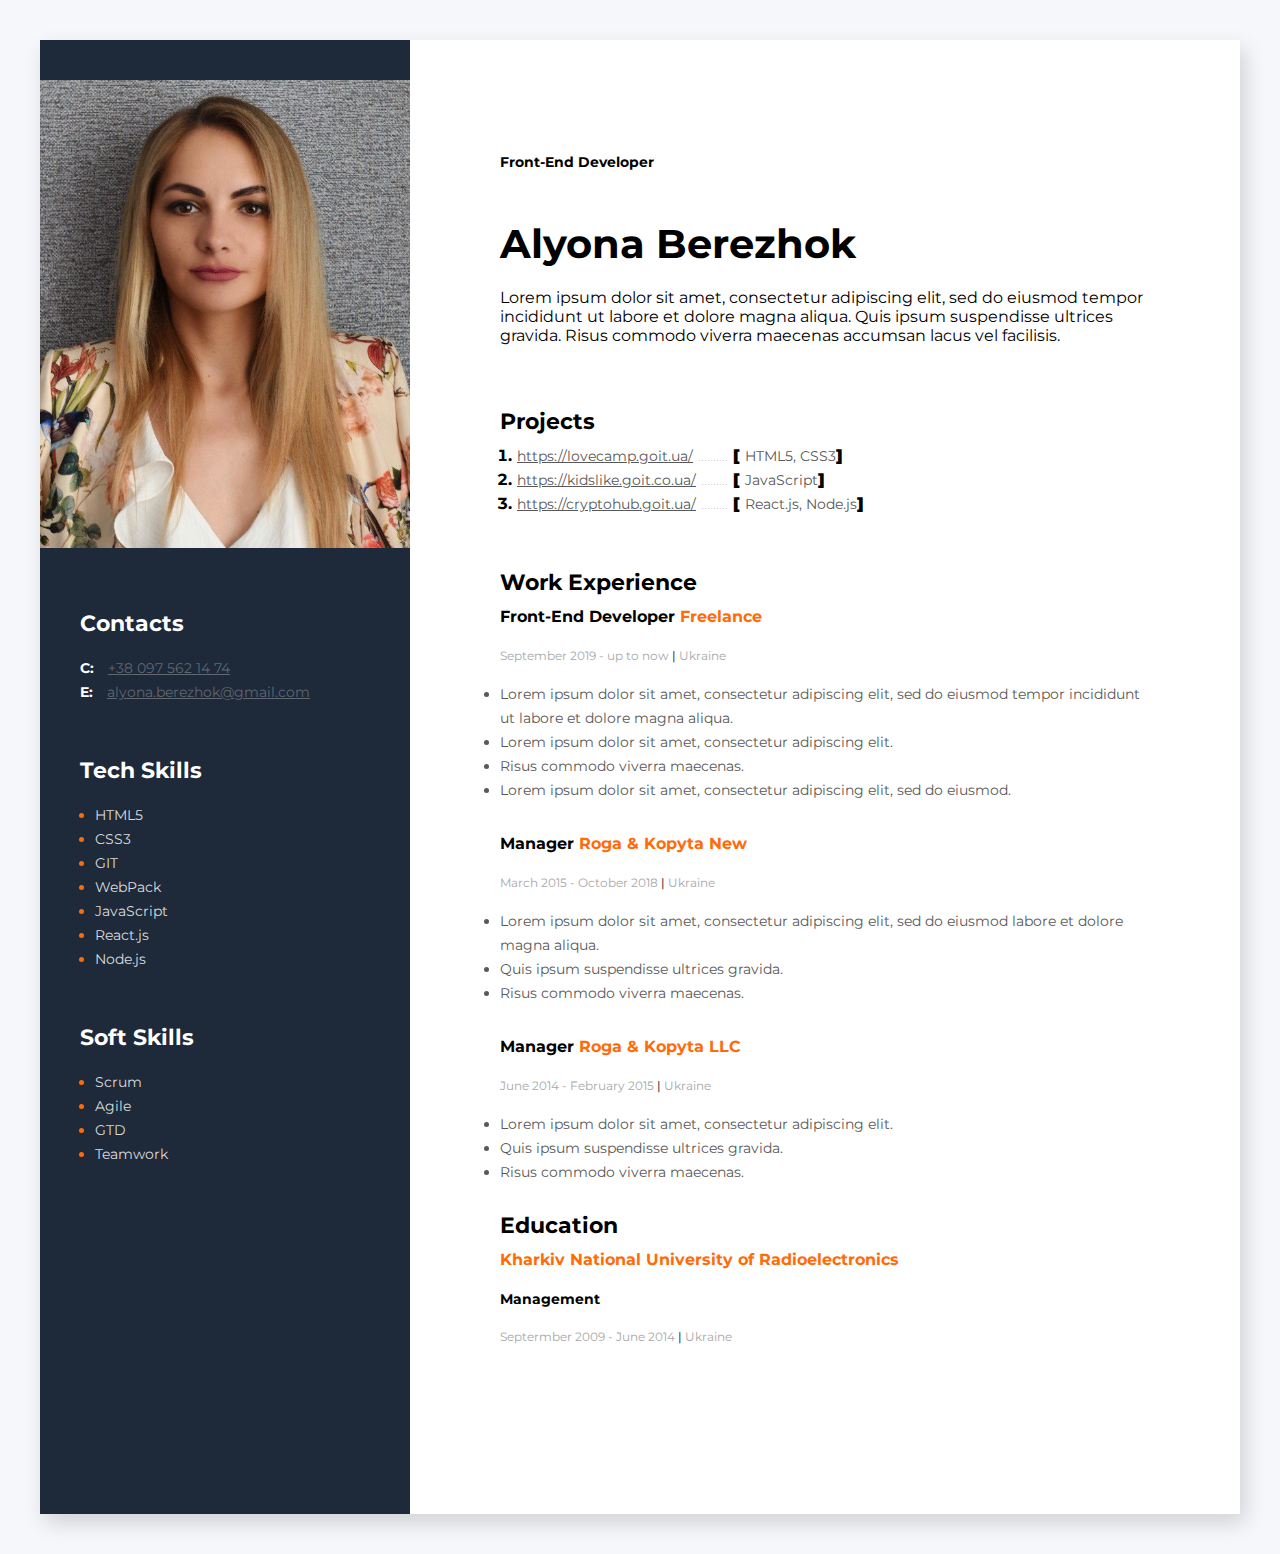
<file: index.html>
<!DOCTYPE html>
<html lang="en">
  <head>
    <meta charset="UTF-8" />
    <meta name="viewport" content="width=device-width, initial-scale=1.0" />
    <title>My resume</title>
    <link rel="stylesheet" href="./css/style.css"> 
    <link href="https://fonts.googleapis.com/css2?family=Montserrat:wght@400;700&display=swap" rel="stylesheet">
  </head>
    <body>

      <!-- main container -->
          <div class="wrapper">
            <aside class="sidebar">
              <img class="my-photo" src="./img/photo_doc.jpg" alt="Main photo"

              <!-- contacts container -->
               <div class="contacts-container">  
                <h3 class="contacts-title"> Contacts</h3>
                <div>
                <span class="contacts-link-type">C:</span> <a class="contacts-link" href="tel:380975621474">+38 097 562 14 74</a>
                </div>
                <div>
                <span class="contacts-link-type">E:</span> <a class="contacts-link" href="mailto:alyona.berezhok@gmail.com">alyona.berezhok@gmail.com</a>
                </div>
              </div>
                  
                <!-- Tech skills container -->
                <div class="tech-skills-container">
                 <h3 class="tech-skills-title">Tech Skills</h3>
                 <ul>
                  <li class="tech-skills-item">
                    <span class="tech-skills-text">HTML5</span>
                  </li>
                  <li class="tech-skills-item">
                    <span class="tech-skills-text">CSS3</span>
                  </li>
                  <li class="tech-skills-item">
                    <span class="tech-skills-text">GIT</span>
                  </li>
                  <li class="tech-skills-item">
                    <span class="tech-skills-text">WebPack</span>
                  </li>
                  <li class="tech-skills-item">
                    <span class="tech-skills-text">JavaScript</span>
                  </li>
                  <li class="tech-skills-item">
                    <span class="tech-skills-text">React.js</span>
                  </li>
                  <li class="tech-skills-item">
                    <span class="tech-skills-text">Node.js</span>
                  </li>
                 </ul>

                </div>

                <!-- Soft skills container -->

                <div class="soft-skills-container">
                 <h3 class="soft-skills-title">Soft Skills</h3>
                 <ul>
                  <li class="soft-skills-item">
                    <span class="soft-skills-text">Scrum</span>
                  </li>
                  <li class="soft-skills-item">
                    <span class="soft-skills-text">Agile</span>
                  </li>
                  <li class="soft-skills-item">
                    <span class="soft-skills-text">GTD</span>
                  </li>
                  <li class="soft-skills-item">
                    <span class="soft-skills-text">Teamwork</span>
                  </li>
                </ul>
               </div>
        
        
                </aside>

                  <!-- about me container -->
                  <div class="about-me-container" >
                    <!-- about me main info -->
                   <div class="info-container">
                   <h2 class="profession">Front-End Developer</h2>
                   <h1 class="name">Alyona Berezhok</h1>

                   <p class="descripton">
                   Lorem ipsum dolor sit amet, consectetur adipiscing elit, sed do
                   eiusmod tempor incididunt ut labore et dolore magna aliqua. Quis
                   ipsum suspendisse ultrices gravida. Risus commodo viverra maecenas
                   accumsan lacus vel facilisis.
                   </p>
                   </div>

                   <!-- projects container -->
                   <div class="projects-container">
                   <h3 class="about-me-title">Projects</h3>

                   <ol>
                    <li  class="projects-item">
                    <a class="projects-link" 
                    href="https://lovecamp.goit.ua/">https://lovecamp.goit.ua/</a>
                    <span class="dots">..........</span>
                    <span><b>[</b> <span class="tech-name">HTML5, CSS3</span><b>]</b></span>
                    </li>
                    <li class="projects-item">
                    <a class="projects-link" 
                    href="https://kidslike.goit.co.ua/">https://kidslike.goit.co.ua/</a>
                    <span class="dots">.........</span>
                    <span><b>[</b> <span class="tech-name">JavaScript</span><b>]</b></span>
                    </li>
                    <li class="projects-item">
                    <a class="projects-link" 
                    href="https://cryptohub.goit.ua/">https://cryptohub.goit.ua/</a>
                    <span class="dots">.........</span>
                    <span><b>[</b> <span class="tech-name">React.js, Node.js</span><b>]</b></span>
                     </li>
                   </ol>
                    </div>

                    <!-- work experience -->
                    <div>
                   <h3 class="about-me-title">Work Experience</h3>

                    <!-- company1 -->
                    <div>
                      <h4 class="profession-title">Front-End Developer <span class="profession-company">Freelance</span></h4>
                      <span class="profession-period">September 2019 - up to now 
                    <span class="profession-devider">|</span> Ukraine</span>

                    <ul class="profession-duties">
                    <li class="profession-duties-item">
                      Lorem ipsum dolor sit amet, consectetur adipiscing elit, sed do
                      eiusmod tempor incididunt ut labore et dolore magna aliqua.
                    </li>
                    <li class="profession-duties-item">Lorem ipsum dolor sit amet, consectetur adipiscing elit.</li>
                    <li class="profession-duties-item">Risus commodo viverra maecenas.</li>
                    <li class="profession-duties-item">
                      Lorem ipsum dolor sit amet, consectetur adipiscing elit, sed do
                      eiusmod.
                    </li>
                    </ul>
                    </div>

                    <!-- company2 -->
                    <div>
                    <h4 class="profession-title">Manager <span class="profession-company">Roga & Kopyta New</span></h4>
                    <span class="profession-period">March 2015 - October 2018 
                    <span class="profession-devider">|</span> Ukraine</span>

                   <ul class="profession-duties">
                    <li class="profession-duties-item">
                      Lorem ipsum dolor sit amet, consectetur adipiscing elit, sed do
                      eiusmod labore et dolore magna aliqua.
                    </li>
                    <li class="profession-duties-item">Quis ipsum suspendisse ultrices gravida.</li>
                    <li class="profession-duties-item">Risus commodo viverra maecenas.</li>
                    </ul>
                    </div>

                    <!-- company3 -->
                   <div>
                    <h4 class="profession-title">Manager <span class="profession-company">Roga & Kopyta LLC</span></h4>
                    <span class="profession-period">June 2014 - February 2015 
                    <span class="profession-devider">|</span> Ukraine</span>

                    <ul class="profession-duties">
                    <li class="profession-duties-item">Lorem ipsum dolor sit amet, consectetur adipiscing elit.</li>
                    <li class="profession-duties-item">Quis ipsum suspendisse ultrices gravida.</li>
                    <li class="profession-duties-item">Risus commodo viverra maecenas.</li>
                    </ul>
                    </div>

                    <!-- Education -->
                    <div class="education-container">
                     <h3 class="about-me-title">Education</h3>
                    <p>
                    <h4 class="university-title">Kharkiv National University of Radioelectronics</h4>
                    </p>
                    <p class="university-specialization">Management</p>
                
                    <span class="profession-period">Septermber 2009 - June 2014
                    <span class="profession-devider">|</span> Ukraine</span>
                    </div>
            </div>
    </body>
</html>
</file>
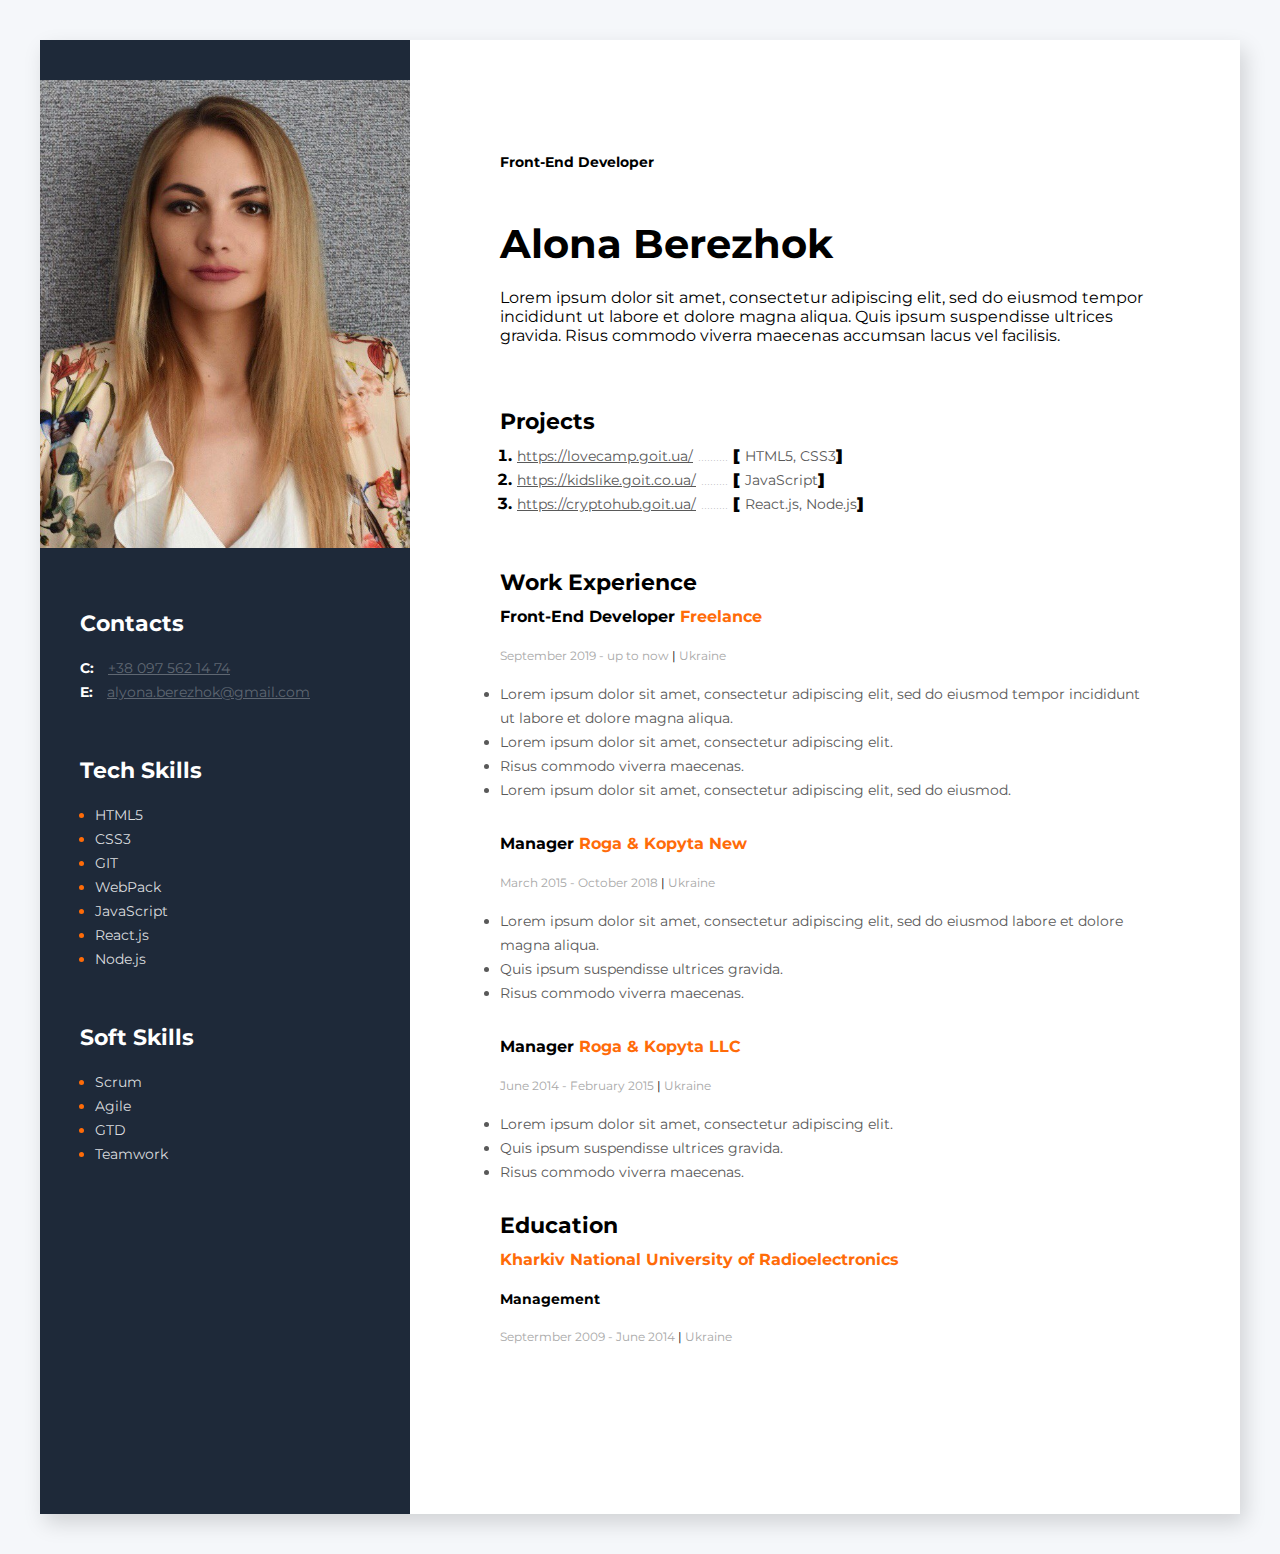
<file: resume-project/index.html>
<!DOCTYPE html>
<html lang="en">
  <head>
    <meta charset="UTF-8" />
    <meta name="viewport" content="width=device-width, initial-scale=1.0" />
    <title>My resume</title>
    <link rel="stylesheet" href="./css/style.css"> 
    <link href="https://fonts.googleapis.com/css2?family=Montserrat:wght@400;700&display=swap" rel="stylesheet">
  </head>
    <body>

      <!-- main container -->
          <div class="wrapper">
            <aside class="sidebar">
              <img class="my-photo" src="./img/photo_doc.jpg" alt="Main photo"

              <!-- contacts container -->
               <div class="contacts-container">  
                <h3 class="contacts-title"> Contacts</h3>
                <div>
                <span class="contacts-link-type">C:</span> <a class="contacts-link" href="tel:380975621474">+38 097 562 14 74</a>
                </div>
                <div>
                <span class="contacts-link-type">E:</span> <a class="contacts-link" href="mailto:alyona.berezhok@gmail.com">alyona.berezhok@gmail.com</a>
                </div>
              </div>
                  
                <!-- Tech skills container -->
                <div class="tech-skills-container">
                 <h3 class="tech-skills-title">Tech Skills</h3>
                 <ul>
                  <li class="tech-skills-item">
                    <span class="tech-skills-text">HTML5</span>
                  </li>
                  <li class="tech-skills-item">
                    <span class="tech-skills-text">CSS3</span>
                  </li>
                  <li class="tech-skills-item">
                    <span class="tech-skills-text">GIT</span>
                  </li>
                  <li class="tech-skills-item">
                    <span class="tech-skills-text">WebPack</span>
                  </li>
                  <li class="tech-skills-item">
                    <span class="tech-skills-text">JavaScript</span>
                  </li>
                  <li class="tech-skills-item">
                    <span class="tech-skills-text">React.js</span>
                  </li>
                  <li class="tech-skills-item">
                    <span class="tech-skills-text">Node.js</span>
                  </li>
                 </ul>

                </div>

                <!-- Soft skills container -->

                <div class="soft-skills-container">
                 <h3 class="soft-skills-title">Soft Skills</h3>
                 <ul>
                  <li class="soft-skills-item">
                    <span class="soft-skills-text">Scrum</span>
                  </li>
                  <li class="soft-skills-item">
                    <span class="soft-skills-text">Agile</span>
                  </li>
                  <li class="soft-skills-item">
                    <span class="soft-skills-text">GTD</span>
                  </li>
                  <li class="soft-skills-item">
                    <span class="soft-skills-text">Teamwork</span>
                  </li>
                </ul>
               </div>
        
        
                </aside>

                  <!-- about me container -->
                  <div class="about-me-container" >
                    <!-- about me main info -->
                   <div class="info-container">
                   <h2 class="profession">Front-End Developer</h2>
                   <h1 class="name">Alona Berezhok</h1>

                   <p class="descripton">
                   Lorem ipsum dolor sit amet, consectetur adipiscing elit, sed do
                   eiusmod tempor incididunt ut labore et dolore magna aliqua. Quis
                   ipsum suspendisse ultrices gravida. Risus commodo viverra maecenas
                   accumsan lacus vel facilisis.
                   </p>
                   </div>

                   <!-- projects container -->
                   <div class="projects-container">
                   <h3 class="about-me-title">Projects</h3>

                   <ol>
                    <li  class="projects-item">
                    <a class="projects-link" 
                    href="https://lovecamp.goit.ua/">https://lovecamp.goit.ua/</a>
                    <span class="dots">..........</span>
                    <span><b>[</b> <span class="tech-name">HTML5, CSS3</span><b>]</b></span>
                    </li>
                    <li class="projects-item">
                    <a class="projects-link" 
                    href="https://kidslike.goit.co.ua/">https://kidslike.goit.co.ua/</a>
                    <span class="dots">.........</span>
                    <span><b>[</b> <span class="tech-name">JavaScript</span><b>]</b></span>
                    </li>
                    <li class="projects-item">
                    <a class="projects-link" 
                    href="https://cryptohub.goit.ua/">https://cryptohub.goit.ua/</a>
                    <span class="dots">.........</span>
                    <span><b>[</b> <span class="tech-name">React.js, Node.js</span><b>]</b></span>
                     </li>
                   </ol>
                    </div>

                    <!-- work experience -->
                    <div>
                   <h3 class="about-me-title">Work Experience</h3>

                    <!-- company1 -->
                    <div>
                      <h4 class="profession-title">Front-End Developer <span class="profession-company">Freelance</span></h4>
                      <span class="profession-period">September 2019 - up to now 
                    <span class="profession-devider">|</span> Ukraine</span>

                    <ul class="profession-duties">
                    <li class="profession-duties-item">
                      Lorem ipsum dolor sit amet, consectetur adipiscing elit, sed do
                      eiusmod tempor incididunt ut labore et dolore magna aliqua.
                    </li>
                    <li class="profession-duties-item">Lorem ipsum dolor sit amet, consectetur adipiscing elit.</li>
                    <li class="profession-duties-item">Risus commodo viverra maecenas.</li>
                    <li class="profession-duties-item">
                      Lorem ipsum dolor sit amet, consectetur adipiscing elit, sed do
                      eiusmod.
                    </li>
                    </ul>
                    </div>

                    <!-- company2 -->
                    <div>
                    <h4 class="profession-title">Manager <span class="profession-company">Roga & Kopyta New</span></h4>
                    <span class="profession-period">March 2015 - October 2018 
                    <span class="profession-devider">|</span> Ukraine</span>

                   <ul class="profession-duties">
                    <li class="profession-duties-item">
                      Lorem ipsum dolor sit amet, consectetur adipiscing elit, sed do
                      eiusmod labore et dolore magna aliqua.
                    </li>
                    <li class="profession-duties-item">Quis ipsum suspendisse ultrices gravida.</li>
                    <li class="profession-duties-item">Risus commodo viverra maecenas.</li>
                    </ul>
                    </div>

                    <!-- company3 -->
                   <div>
                    <h4 class="profession-title">Manager <span class="profession-company">Roga & Kopyta LLC</span></h4>
                    <span class="profession-period">June 2014 - February 2015 
                    <span class="profession-devider">|</span> Ukraine</span>

                    <ul class="profession-duties">
                    <li class="profession-duties-item">Lorem ipsum dolor sit amet, consectetur adipiscing elit.</li>
                    <li class="profession-duties-item">Quis ipsum suspendisse ultrices gravida.</li>
                    <li class="profession-duties-item">Risus commodo viverra maecenas.</li>
                    </ul>
                    </div>

                    <!-- Education -->
                    <div class="education-container">
                     <h3 class="about-me-title">Education</h3>
                    <p>
                    <h4 class="university-title">Kharkiv National University of Radioelectronics</h4>
                    </p>
                    <p class="university-specialization">Management</p>
                
                    <span class="profession-period">Septermber 2009 - June 2014
                    <span class="profession-devider">|</span> Ukraine</span>
                    </div>
            </div>
    </body>
</html>
</file>
<file: css/style.css>
* {
  padding: 0;
  margin: 0;
  box-sizing: border-box;
}

body {
  background-color: #f5f7fa;
  padding-top: 40px;
  padding-bottom: 40px;
  padding-left: 20px;
  padding-right: 20px;
  font-family: Montserrat;
}

.wrapper {
  background: #ffffff;
  display: flex;
  max-width: 1200px;
  margin: auto;
  box-shadow: 5px 9px 20px rgba(0, 0, 0, 0.15);
}

.sidebar {
  background: #1e2939;
  width: 370px;
  padding-top: 40px;
  padding-bottom: 40px;
}

.my-photo {
  width: 370px;
}

.about-me-container {
  padding-left: 90px;
  padding-right: 90px;
  padding-top: 110px;
  padding-bottom: 110px;
}

.contacts-container {
  margin-top: 60px;
  margin-left: 40px;
  margin-right: 40px;
}

.contacts-title {
  font-size: 22px;
  font-weight: 700;
  line-height: 24px;
  color: white;
  margin-bottom: 20px;
}

.contacts-link {
  font-size: 14px;
  font-weight: 400;
  line-height: 24px;
  color: #5f6772;
}

.contacts-link-type {
  font-size: 14px;
  font-weight: 700;
  line-height: 24px;
  color: white;
  margin-right: 10px;
}

.tech-skills-title {
  font-size: 22px;
  font-weight: 700;
  line-height: 24px;
  color: white;
  margin-bottom: 20px;
}

.tech-skills-container {
  margin-top: 55px;
  margin-left: 40px;
  margin-right: 40px;
}

.tech-skills-item {
  font-size: 14px;
  font-weight: 400;
  line-height: 24px;
  color: #ff6b08;
  margin-left: 15px;
}

.tech-skills-text {
  color: #dadcdf;
}

.soft-skills-title {
  font-size: 22px;
  font-weight: 700;
  line-height: 24px;
  color: white;
  margin-bottom: 20px;
}

.soft-skills-container {
  margin-top: 55px;
  margin-left: 40px;
  margin-right: 40px;
}

.soft-skills-item {
  font-size: 14px;
  font-weight: 400;
  line-height: 24px;
  margin-left: 15px;
  color: #ff6b08;
}

.soft-skills-text {
  color: #dadcdf;
}

.profession {
  font-size: 14px;
  font-weight: 700;
  line-height: 24px;
  margin-bottom: 25px;
}

.name {
  font-size: 40px;
  font-weight: 700;
  line-height: 89px;
}

.description {
  font-size: 14px;
  font-weight: 400;
  line-height: 24px;
  margin-top: 24px;
}

.info-container {
  margin-bottom: 65px;
}

.about-me-title {
  font-size: 22px;
  font-weight: 700;
  line-height: 24px;
  margin-bottom: 10px;
}

.projects-link {
  color: #595959;
  font-size: 14px;
  font-weight: 400;
  line-height: 24px;
}

.tech-name {
  color: #595959;
  font-size: 14px;
  font-weight: 400;
  line-height: 24px;
}

.dots {
  color: #a8a8a8;
  font-weight: 100;
}

.projects-item {
  font-weight: 700;
  margin-left: 17px;
}

.projects-container {
  margin-bottom: 55px;
}

.profession-title {
  font-size: 16px;
  font-weight: 700;
  line-height: 24px;
  margin-top: 10px;
  margin-bottom: 15px; 
}

.profession-company {
  color: #ff6b09;
}

.profession-period {
  color: #a8a8a8;
  font-size: 12px;
  font-weight: 400;
  line-height: 24px;
}

.profession-devider {
  color: #000000;
}

.profession-duties {
  margin-top: 14px; 
  margin-bottom: 30px;
  }
.profession-duties-item {
  color: #595959;
  font-size: 14px;
  font-weight: 400;
  line-height: 24px;
  }

.education-container {
  margin-bottom: 55px;
  }
  
    
.university-title {
 color: #ff6b08;
  font-size: 16px;
  font-weight: 700;
  line-height: 24px;
  margin-bottom: 15px; 
}

.university-specialization {
  font-size: 14px;
  font-weight: 700;
  line-height: 24px;
  margin-bottom: 14px;
}
</file>
<file: resume-project/css/style.css>
* {
  padding: 0;
  margin: 0;
  box-sizing: border-box;
}

body {
  background-color: #f5f7fa;
  padding-top: 40px;
  padding-bottom: 40px;
  padding-left: 20px;
  padding-right: 20px;
  font-family: Montserrat;
}

.wrapper {
  background: #ffffff;
  display: flex;
  max-width: 1200px;
  margin: auto;
  box-shadow: 5px 9px 20px rgba(0, 0, 0, 0.15);
}

.sidebar {
  background: #1e2939;
  width: 370px;
  padding-top: 40px;
  padding-bottom: 40px;
}

.my-photo {
  width: 370px;
}

.about-me-container {
  padding-left: 90px;
  padding-right: 90px;
  padding-top: 110px;
  padding-bottom: 110px;
}

.contacts-container {
  margin-top: 60px;
  margin-left: 40px;
  margin-right: 40px;
}

.contacts-title {
  font-size: 22px;
  font-weight: 700;
  line-height: 24px;
  color: white;
  margin-bottom: 20px;
}

.contacts-link {
  font-size: 14px;
  font-weight: 400;
  line-height: 24px;
  color: #5f6772;
}

.contacts-link-type {
  font-size: 14px;
  font-weight: 700;
  line-height: 24px;
  color: white;
  margin-right: 10px;
}

.tech-skills-title {
  font-size: 22px;
  font-weight: 700;
  line-height: 24px;
  color: white;
  margin-bottom: 20px;
}

.tech-skills-container {
  margin-top: 55px;
  margin-left: 40px;
  margin-right: 40px;
}

.tech-skills-item {
  font-size: 14px;
  font-weight: 400;
  line-height: 24px;
  color: #ff6b08;
  margin-left: 15px;
}

.tech-skills-text {
  color: #dadcdf;
}

.soft-skills-title {
  font-size: 22px;
  font-weight: 700;
  line-height: 24px;
  color: white;
  margin-bottom: 20px;
}

.soft-skills-container {
  margin-top: 55px;
  margin-left: 40px;
  margin-right: 40px;
}

.soft-skills-item {
  font-size: 14px;
  font-weight: 400;
  line-height: 24px;
  margin-left: 15px;
  color: #ff6b08;
}

.soft-skills-text {
  color: #dadcdf;
}

.profession {
  font-size: 14px;
  font-weight: 700;
  line-height: 24px;
  margin-bottom: 25px;
}

.name {
  font-size: 40px;
  font-weight: 700;
  line-height: 89px;
}

.description {
  font-size: 14px;
  font-weight: 400;
  line-height: 24px;
  margin-top: 24px;
}

.info-container {
  margin-bottom: 65px;
}

.about-me-title {
  font-size: 22px;
  font-weight: 700;
  line-height: 24px;
  margin-bottom: 10px;
}

.projects-link {
  color: #595959;
  font-size: 14px;
  font-weight: 400;
  line-height: 24px;
}

.tech-name {
  color: #595959;
  font-size: 14px;
  font-weight: 400;
  line-height: 24px;
}

.dots {
  color: #a8a8a8;
  font-weight: 100;
}

.projects-item {
  font-weight: 700;
  margin-left: 17px;
}

.projects-container {
  margin-bottom: 55px;
}

.profession-title {
  font-size: 16px;
  font-weight: 700;
  line-height: 24px;
  margin-top: 10px;
  margin-bottom: 15px; 
}

.profession-company {
  color: #ff6b09;
}

.profession-period {
  color: #a8a8a8;
  font-size: 12px;
  font-weight: 400;
  line-height: 24px;
}

.profession-devider {
  color: #000000;
}

.profession-duties {
  margin-top: 14px; 
  margin-bottom: 30px;
  }
.profession-duties-item {
  color: #595959;
  font-size: 14px;
  font-weight: 400;
  line-height: 24px;
  }

.education-container {
  margin-bottom: 55px;
  }
  
    
.university-title {
 color: #ff6b08;
  font-size: 16px;
  font-weight: 700;
  line-height: 24px;
  margin-bottom: 15px; 
}

.university-specialization {
  font-size: 14px;
  font-weight: 700;
  line-height: 24px;
  margin-bottom: 14px;
}
</file>
